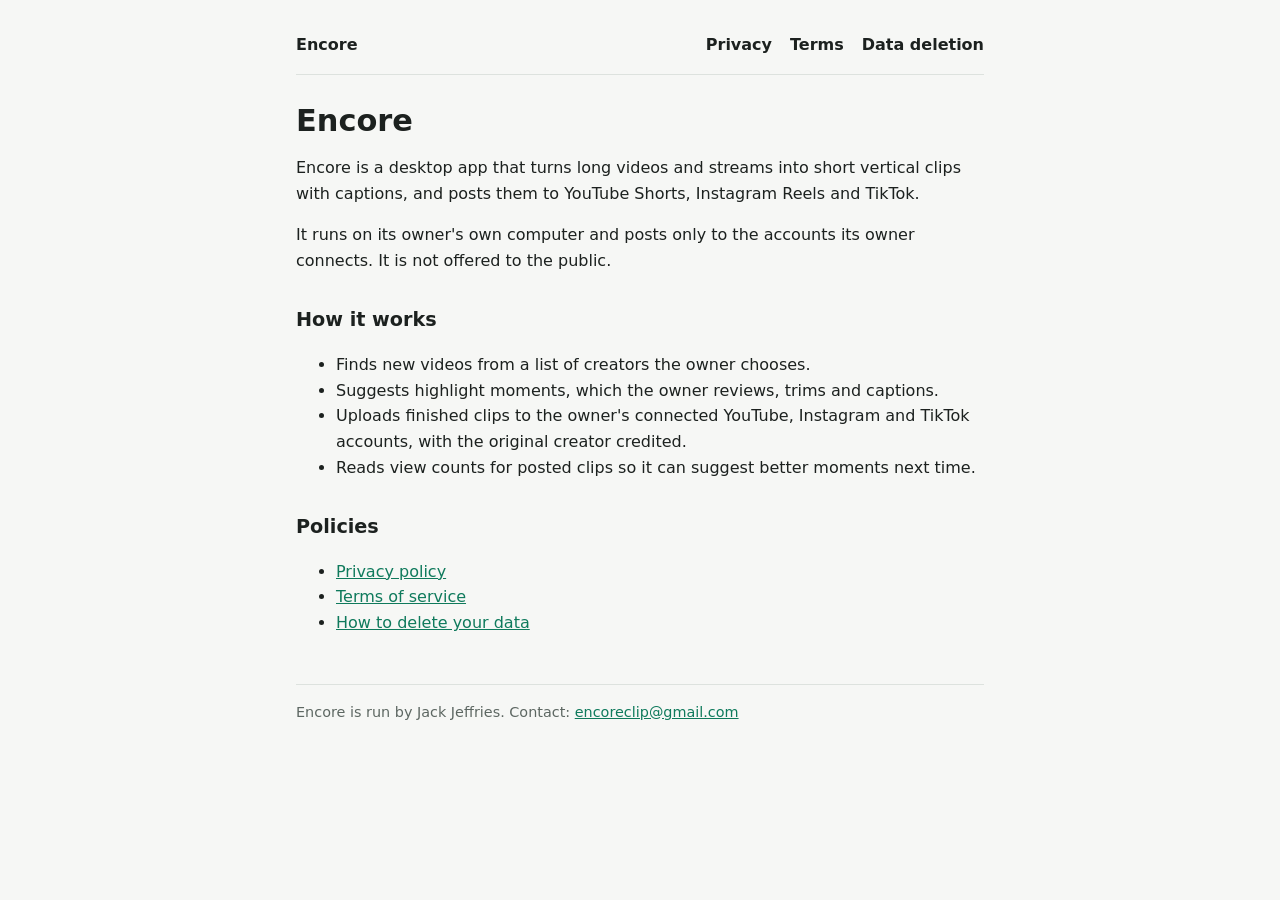
<file: index.html>
<!doctype html>
<html lang="en">
<head>
<meta charset="utf-8">
<meta name="viewport" content="width=device-width, initial-scale=1">
<title>Encore</title>
<link rel="stylesheet" href="style.css">
</head>
<body>
<div class="wrap">
<nav><a class="brand" href="index.html">Encore</a><a href="privacy.html">Privacy</a><a href="terms.html">Terms</a><a href="data-deletion.html">Data deletion</a></nav>
<h1>Encore</h1>
<p>Encore is a desktop app that turns long videos and streams into short vertical clips with captions, and posts them to YouTube Shorts, Instagram Reels and TikTok.</p>
<p>It runs on its owner's own computer and posts only to the accounts its owner connects. It is not offered to the public.</p>
<h2>How it works</h2>
<ul>
  <li>Finds new videos from a list of creators the owner chooses.</li>
  <li>Suggests highlight moments, which the owner reviews, trims and captions.</li>
  <li>Uploads finished clips to the owner's connected YouTube, Instagram and TikTok accounts, with the original creator credited.</li>
  <li>Reads view counts for posted clips so it can suggest better moments next time.</li>
</ul>
<h2>Policies</h2>
<ul>
  <li><a href="privacy.html">Privacy policy</a></li>
  <li><a href="terms.html">Terms of service</a></li>
  <li><a href="data-deletion.html">How to delete your data</a></li>
</ul>
<footer>Encore is run by Jack Jeffries. Contact: <a href="mailto:encoreclip@gmail.com">encoreclip@gmail.com</a></footer>
</div>
</body>
</html>
</file>
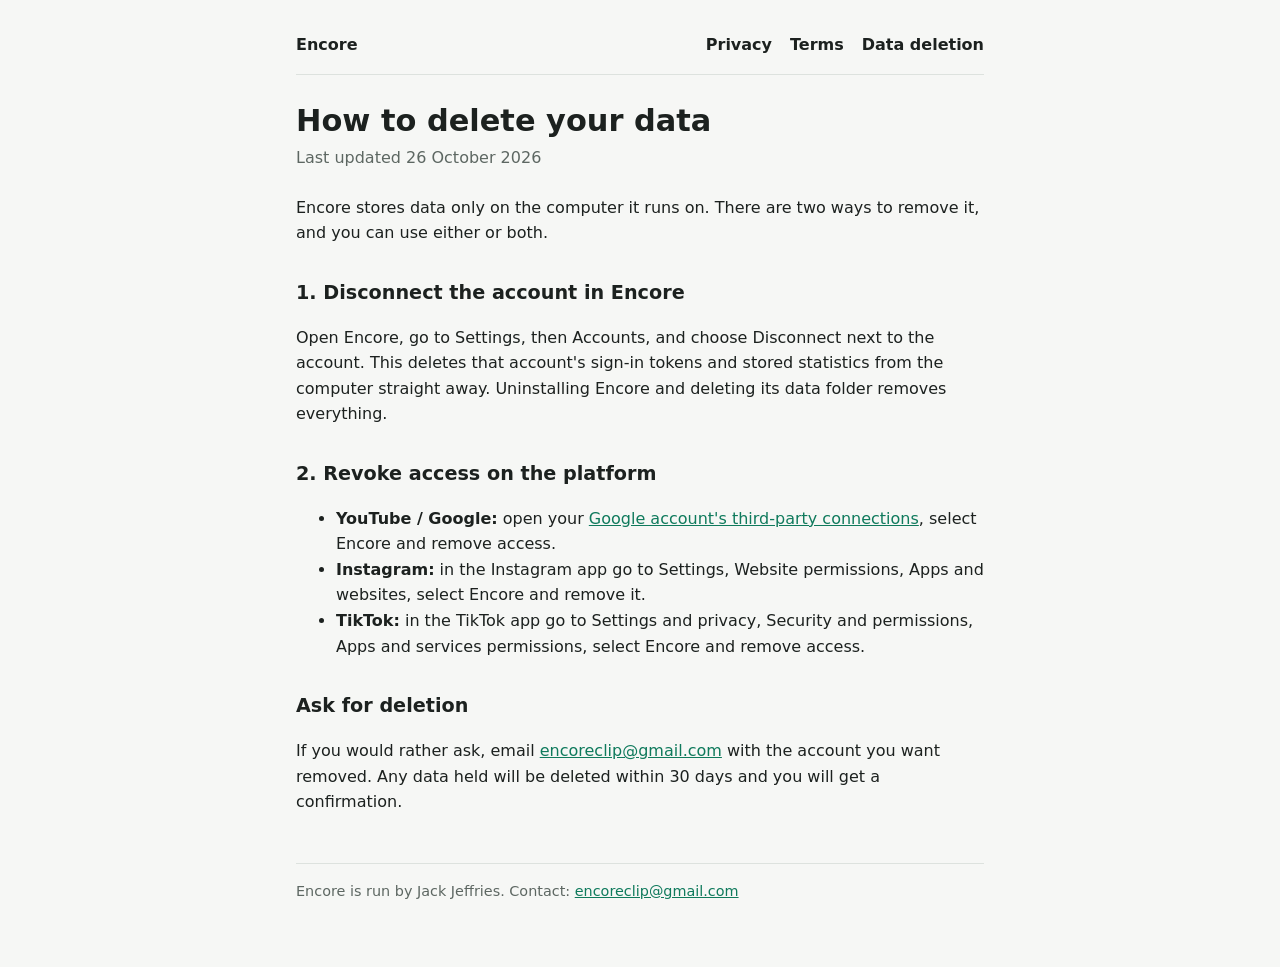
<file: data-deletion.html>
<!doctype html>
<html lang="en">
<head>
<meta charset="utf-8">
<meta name="viewport" content="width=device-width, initial-scale=1">
<title>Data deletion · Encore</title>
<link rel="stylesheet" href="style.css">
</head>
<body>
<div class="wrap">
<nav><a class="brand" href="index.html">Encore</a><a href="privacy.html">Privacy</a><a href="terms.html">Terms</a><a href="data-deletion.html">Data deletion</a></nav>
<h1>How to delete your data</h1>
<p class="updated">Last updated 26 October 2026</p>
<p>Encore stores data only on the computer it runs on. There are two ways to remove it, and you can use either or both.</p>

<h2>1. Disconnect the account in Encore</h2>
<p>Open Encore, go to Settings, then Accounts, and choose Disconnect next to the account. This deletes that account's sign-in tokens and stored statistics from the computer straight away. Uninstalling Encore and deleting its data folder removes everything.</p>

<h2>2. Revoke access on the platform</h2>
<ul>
  <li><strong>YouTube / Google:</strong> open your <a href="https://myaccount.google.com/connections">Google account's third-party connections</a>, select Encore and remove access.</li>
  <li><strong>Instagram:</strong> in the Instagram app go to Settings, Website permissions, Apps and websites, select Encore and remove it.</li>
  <li><strong>TikTok:</strong> in the TikTok app go to Settings and privacy, Security and permissions, Apps and services permissions, select Encore and remove access.</li>
</ul>

<h2>Ask for deletion</h2>
<p>If you would rather ask, email <a href="mailto:encoreclip@gmail.com">encoreclip@gmail.com</a> with the account you want removed. Any data held will be deleted within 30 days and you will get a confirmation.</p>
<footer>Encore is run by Jack Jeffries. Contact: <a href="mailto:encoreclip@gmail.com">encoreclip@gmail.com</a></footer>
</div>
</body>
</html>
</file>
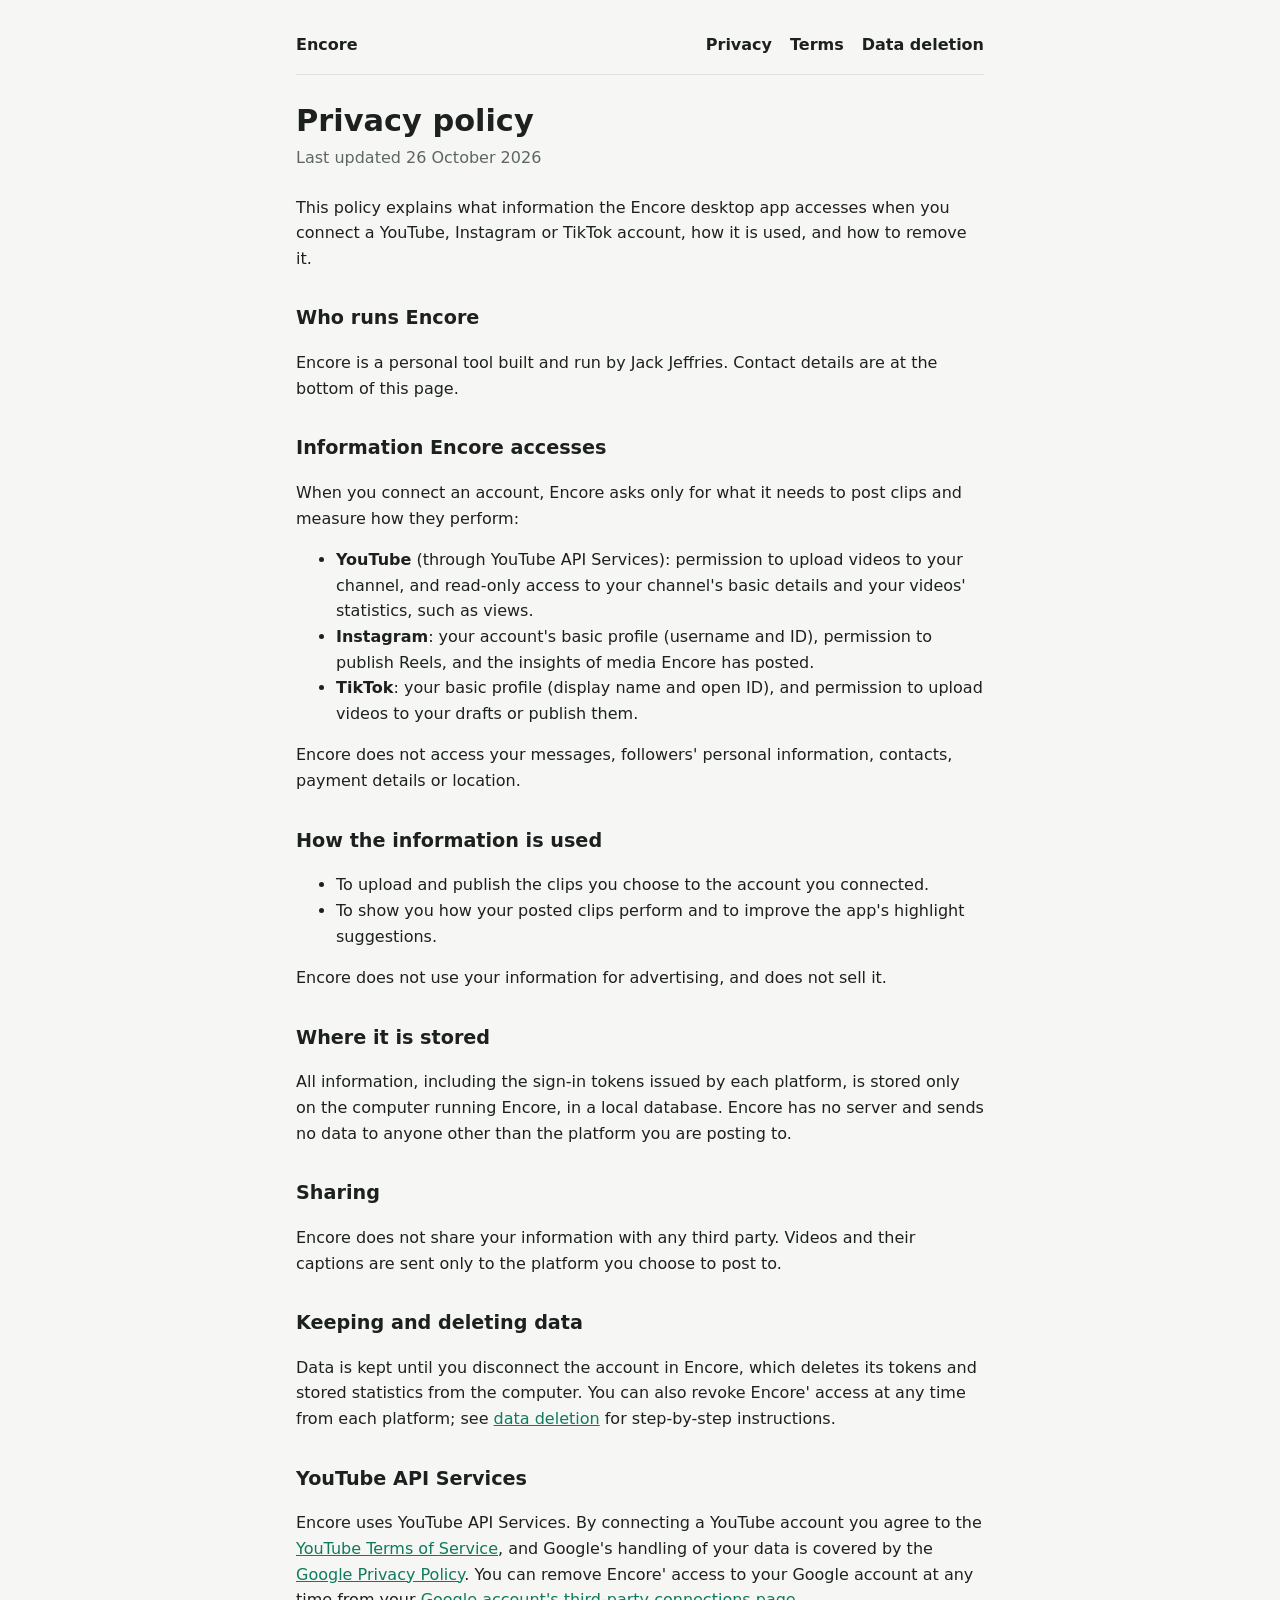
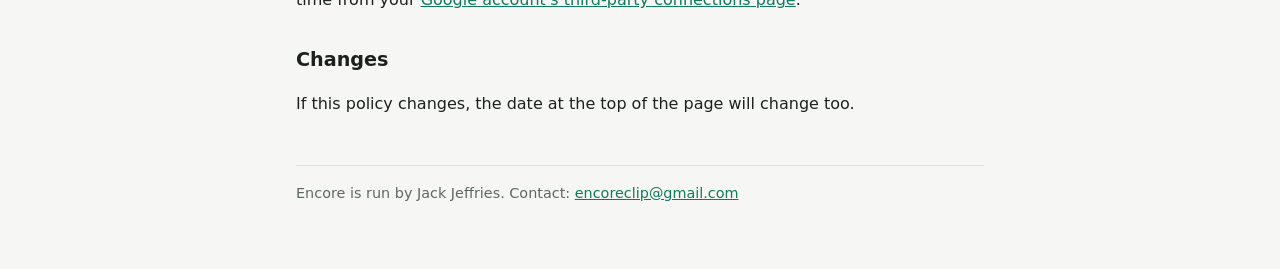
<file: privacy.html>
<!doctype html>
<html lang="en">
<head>
<meta charset="utf-8">
<meta name="viewport" content="width=device-width, initial-scale=1">
<title>Privacy policy · Encore</title>
<link rel="stylesheet" href="style.css">
</head>
<body>
<div class="wrap">
<nav><a class="brand" href="index.html">Encore</a><a href="privacy.html">Privacy</a><a href="terms.html">Terms</a><a href="data-deletion.html">Data deletion</a></nav>
<h1>Privacy policy</h1>
<p class="updated">Last updated 26 October 2026</p>
<p>This policy explains what information the Encore desktop app accesses when you connect a YouTube, Instagram or TikTok account, how it is used, and how to remove it.</p>

<h2>Who runs Encore</h2>
<p>Encore is a personal tool built and run by Jack Jeffries. Contact details are at the bottom of this page.</p>

<h2>Information Encore accesses</h2>
<p>When you connect an account, Encore asks only for what it needs to post clips and measure how they perform:</p>
<ul>
  <li><strong>YouTube</strong> (through YouTube API Services): permission to upload videos to your channel, and read-only access to your channel's basic details and your videos' statistics, such as views.</li>
  <li><strong>Instagram</strong>: your account's basic profile (username and ID), permission to publish Reels, and the insights of media Encore has posted.</li>
  <li><strong>TikTok</strong>: your basic profile (display name and open ID), and permission to upload videos to your drafts or publish them.</li>
</ul>
<p>Encore does not access your messages, followers' personal information, contacts, payment details or location.</p>

<h2>How the information is used</h2>
<ul>
  <li>To upload and publish the clips you choose to the account you connected.</li>
  <li>To show you how your posted clips perform and to improve the app's highlight suggestions.</li>
</ul>
<p>Encore does not use your information for advertising, and does not sell it.</p>

<h2>Where it is stored</h2>
<p>All information, including the sign-in tokens issued by each platform, is stored only on the computer running Encore, in a local database. Encore has no server and sends no data to anyone other than the platform you are posting to.</p>

<h2>Sharing</h2>
<p>Encore does not share your information with any third party. Videos and their captions are sent only to the platform you choose to post to.</p>

<h2>Keeping and deleting data</h2>
<p>Data is kept until you disconnect the account in Encore, which deletes its tokens and stored statistics from the computer. You can also revoke Encore' access at any time from each platform; see <a href="data-deletion.html">data deletion</a> for step-by-step instructions.</p>

<h2>YouTube API Services</h2>
<p>Encore uses YouTube API Services. By connecting a YouTube account you agree to the <a href="https://www.youtube.com/t/terms">YouTube Terms of Service</a>, and Google's handling of your data is covered by the <a href="https://policies.google.com/privacy">Google Privacy Policy</a>. You can remove Encore' access to your Google account at any time from your <a href="https://myaccount.google.com/connections">Google account's third-party connections page</a>.</p>

<h2>Changes</h2>
<p>If this policy changes, the date at the top of the page will change too.</p>
<footer>Encore is run by Jack Jeffries. Contact: <a href="mailto:encoreclip@gmail.com">encoreclip@gmail.com</a></footer>
</div>
</body>
</html>
</file>
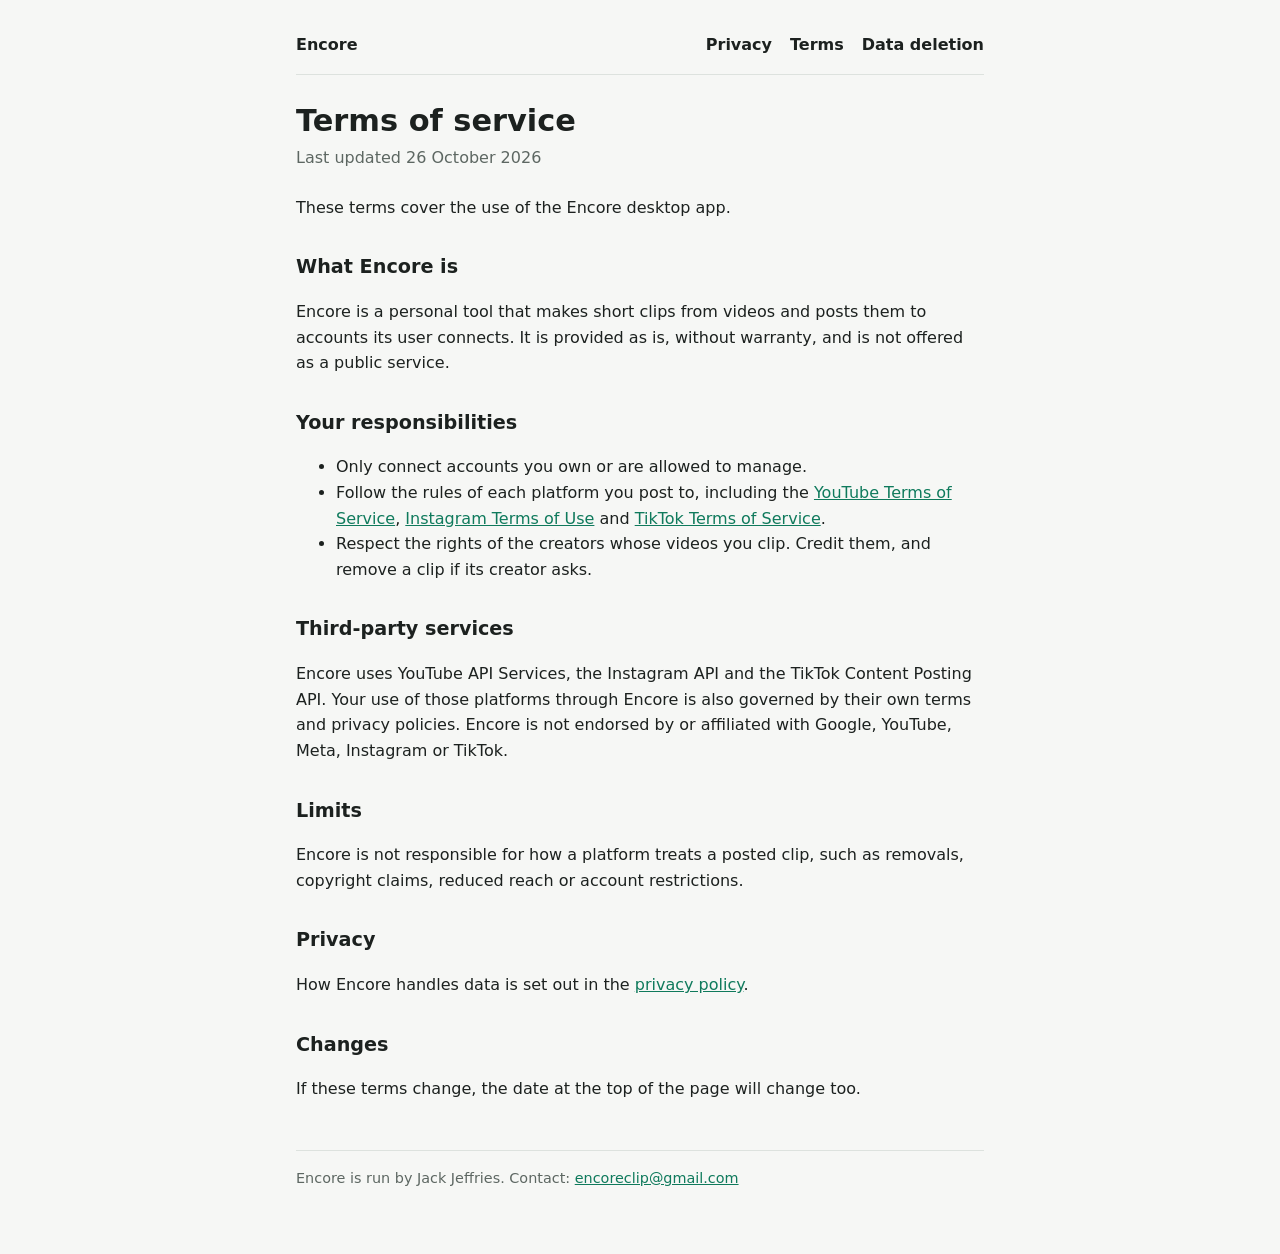
<file: terms.html>
<!doctype html>
<html lang="en">
<head>
<meta charset="utf-8">
<meta name="viewport" content="width=device-width, initial-scale=1">
<title>Terms of service · Encore</title>
<link rel="stylesheet" href="style.css">
</head>
<body>
<div class="wrap">
<nav><a class="brand" href="index.html">Encore</a><a href="privacy.html">Privacy</a><a href="terms.html">Terms</a><a href="data-deletion.html">Data deletion</a></nav>
<h1>Terms of service</h1>
<p class="updated">Last updated 26 October 2026</p>
<p>These terms cover the use of the Encore desktop app.</p>

<h2>What Encore is</h2>
<p>Encore is a personal tool that makes short clips from videos and posts them to accounts its user connects. It is provided as is, without warranty, and is not offered as a public service.</p>

<h2>Your responsibilities</h2>
<ul>
  <li>Only connect accounts you own or are allowed to manage.</li>
  <li>Follow the rules of each platform you post to, including the <a href="https://www.youtube.com/t/terms">YouTube Terms of Service</a>, <a href="https://help.instagram.com/581066165581870">Instagram Terms of Use</a> and <a href="https://www.tiktok.com/legal/page/global/terms-of-service/en">TikTok Terms of Service</a>.</li>
  <li>Respect the rights of the creators whose videos you clip. Credit them, and remove a clip if its creator asks.</li>
</ul>

<h2>Third-party services</h2>
<p>Encore uses YouTube API Services, the Instagram API and the TikTok Content Posting API. Your use of those platforms through Encore is also governed by their own terms and privacy policies. Encore is not endorsed by or affiliated with Google, YouTube, Meta, Instagram or TikTok.</p>

<h2>Limits</h2>
<p>Encore is not responsible for how a platform treats a posted clip, such as removals, copyright claims, reduced reach or account restrictions.</p>

<h2>Privacy</h2>
<p>How Encore handles data is set out in the <a href="privacy.html">privacy policy</a>.</p>

<h2>Changes</h2>
<p>If these terms change, the date at the top of the page will change too.</p>
<footer>Encore is run by Jack Jeffries. Contact: <a href="mailto:encoreclip@gmail.com">encoreclip@gmail.com</a></footer>
</div>
</body>
</html>
</file>
<file: style.css>
:root {
  --bg: #f6f7f5;
  --fg: #1c211f;
  --muted: #5d6762;
  --line: #dde2de;
  --accent: #0f7a5c;
  color-scheme: light;
}
@media (prefers-color-scheme: dark) {
  :root { --bg: #131715; --fg: #e6ebe8; --muted: #9aa6a0; --line: #2c3430; --accent: #4cc79d; color-scheme: dark; }
}
* { box-sizing: border-box; }
body { margin: 0; background: var(--bg); color: var(--fg); font: 16px/1.6 "Segoe UI", system-ui, -apple-system, sans-serif; }
.wrap { max-width: 720px; margin: 0 auto; padding: 32px 16px 64px; }
nav { display: flex; flex-wrap: wrap; gap: 6px 18px; padding-bottom: 16px; border-bottom: 1px solid var(--line); margin-bottom: 28px; }
nav a { color: var(--fg); text-decoration: none; font-weight: 600; }
nav a.brand { margin-right: auto; }
a { color: var(--accent); }
h1 { font-size: 1.9rem; line-height: 1.2; margin: 0 0 6px; }
h2 { font-size: 1.2rem; margin: 32px 0 8px; }
.updated { color: var(--muted); margin: 0 0 24px; }
footer { margin-top: 48px; padding-top: 16px; border-top: 1px solid var(--line); color: var(--muted); font-size: 0.9rem; }
</file>
